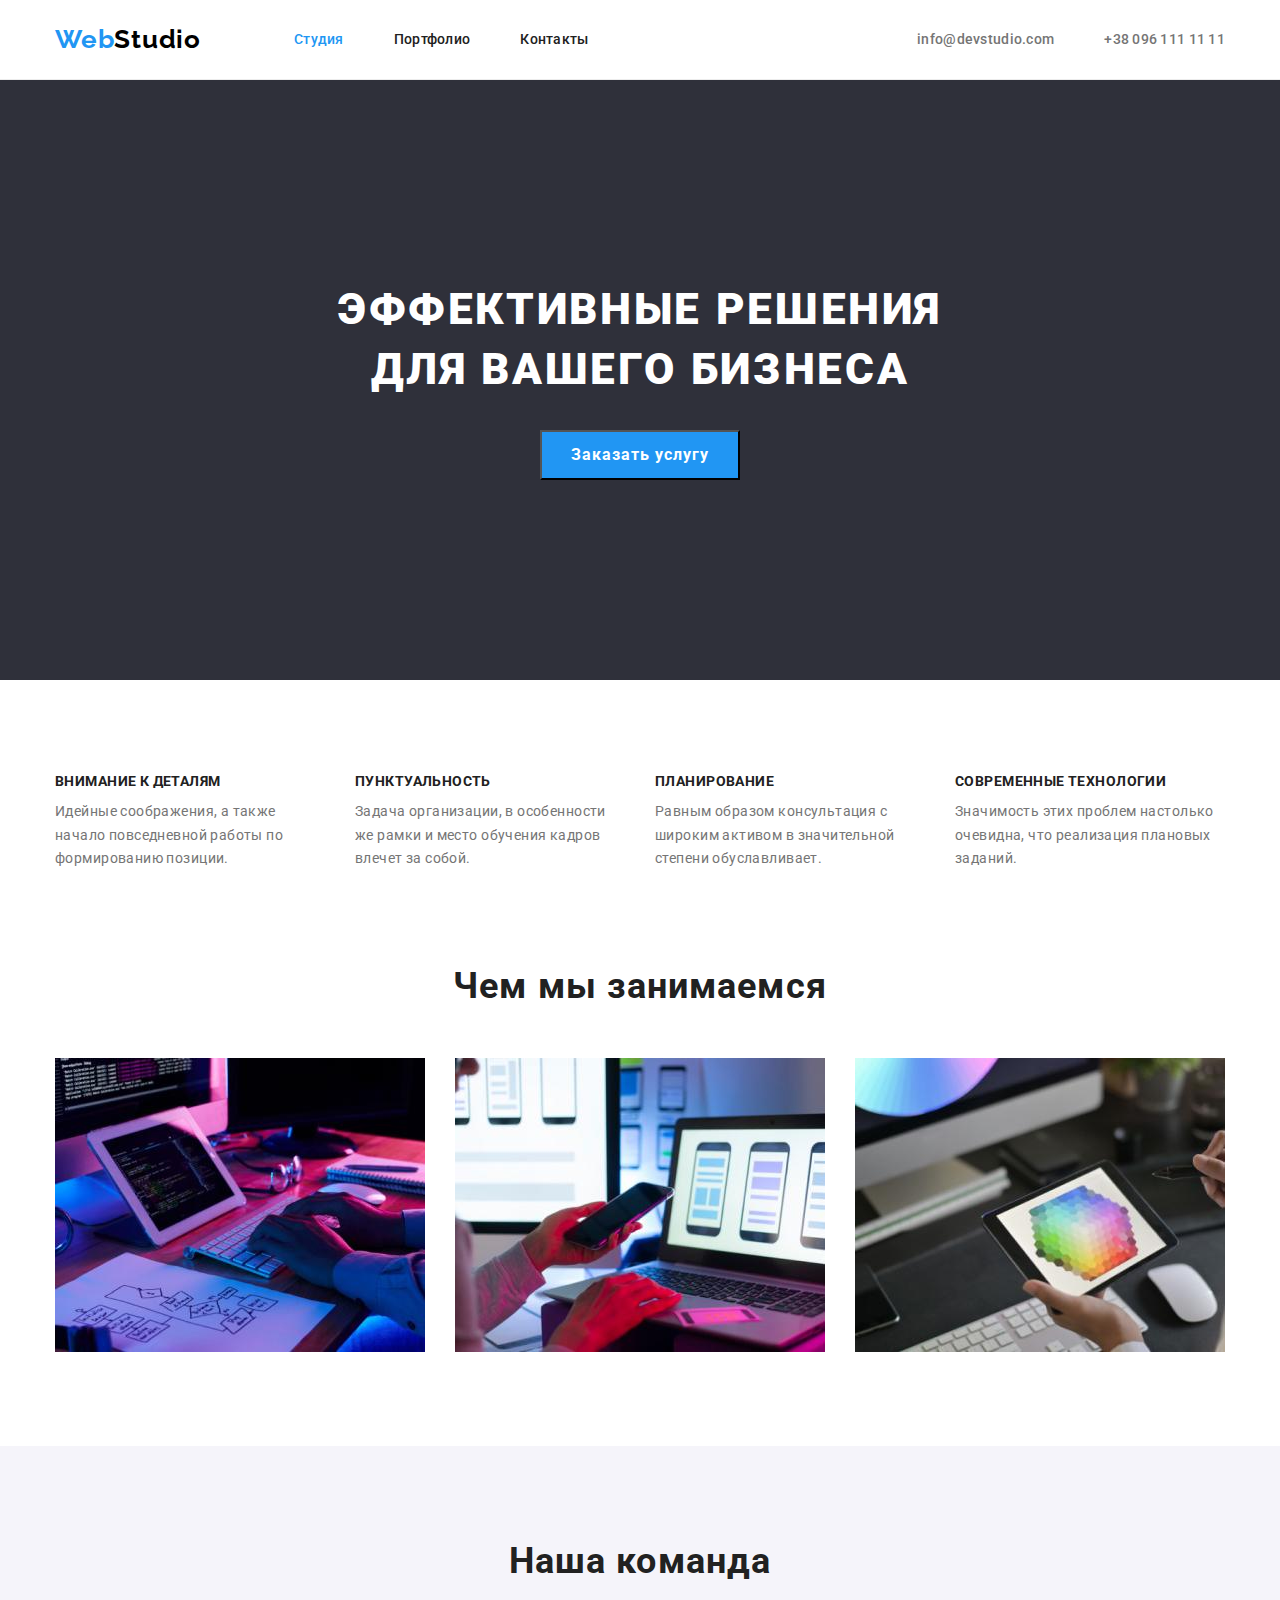
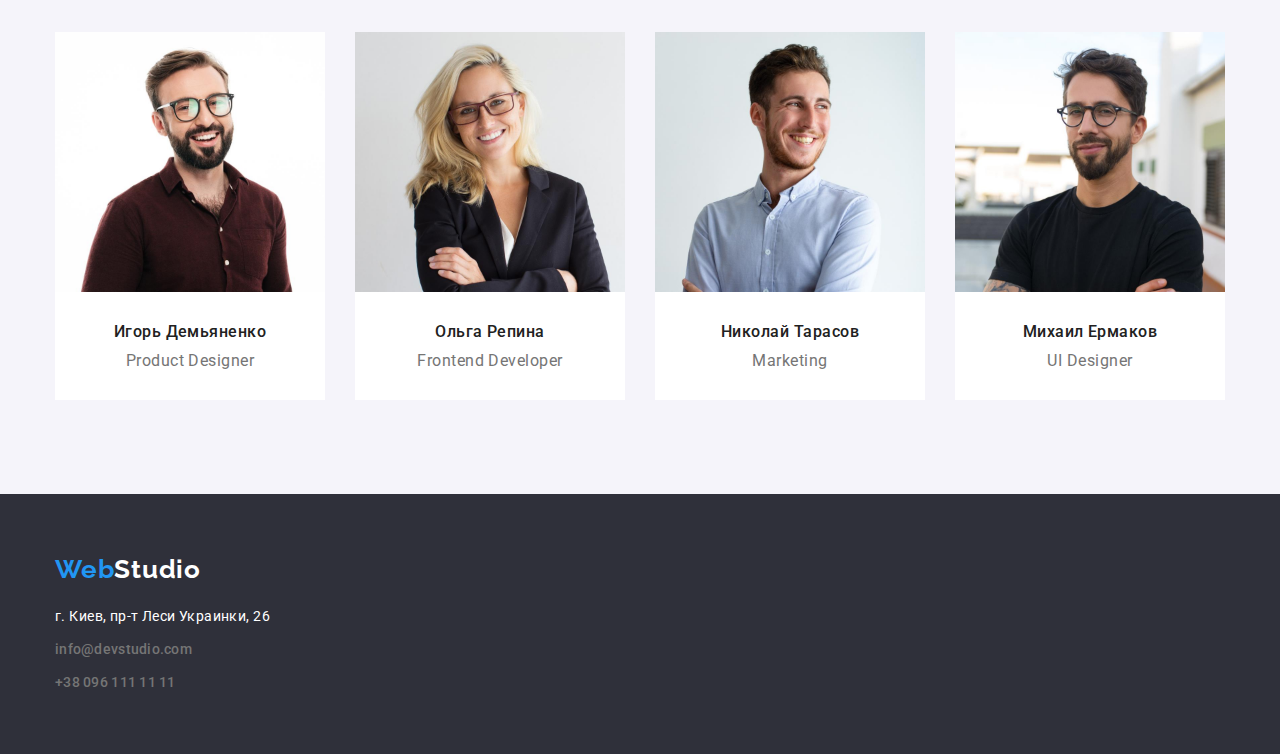
<file: index.html>
<!DOCTYPE html>
<html lang="ru">
  <head>
    <meta charset="UTF-8" />
    <meta http-equiv="X-UA-Compatible" content="IE=edge" />
    <meta name="viewport" content="width=device-width, initial-scale=1.0" />
    <title>Студия</title>
    <link rel="preconnect" href="https://fonts.googleapis.com" />
    <link rel="preconnect" href="https://fonts.gstatic.com" crossorigin />
    <link
      href="https://fonts.googleapis.com/css2?family=Raleway:wght@700&family=Roboto:wght@400;500;700;900&display=swap"
      rel="stylesheet"
    />
    <link rel="stylesheet" href="./css/modern-normalize.css" />
    <link rel="stylesheet" href="./css/styles.css" />
  </head>

  <body>
    <header class="header">
      <div class="container header-container">
        <nav class="nav">
          <a
            href="https://aleksgtd.github.io/goit-markup-hw-03/"
            lang="en"
            class="link logo"
            ><span class="left">Web</span
            ><span class="right-header">Studio</span></a
          >
          <ul class="list site-nav">
            <li class="item site-nav-item">
              <a href="./index.html" class="link site-nav-link current"
                >Студия</a
              >
            </li>
            <li class="item site-nav-item">
              <a href="portfolio.html" class="link site-nav-link">Портфолио</a>
            </li>
            <li class="item site-nav-item">
              <a href="" class="link site-nav-link">Контакты</a>
            </li>
          </ul>
        </nav>

        <ul class="list contacts">
          <li class="item header-contacts-item">
            <a href="mailto:info@devstudio.com" class="link contacts-link"
              >info@devstudio.com</a
            >
          </li>
          <li class="item header-contacts-item">
            <a href="tel:+380961111111" class="link contacts-link"
              >+38 096 111 11 11</a
            >
          </li>
        </ul>
      </div>
    </header>

    <main>
      <section class="hero-section">
        <div class="container hero-section-container">
          <h1 class="hero-section-title">
            Эффективные решения<br />для вашего бизнеса
          </h1>

          <button type="button" class="button order-btn">
            Заказать услугу
          </button>
        </div>
      </section>
      <section class="section features-section">
        <div class="container features-section-container">
          <h2 class="features-title visually-hidden">Особенности</h2>
          <ul class="list features-section-list">
            <li class="item features-section-item">
              <h3 class="features-section-subtitle">Внимание к деталям</h3>
              <p class="features-section-text">
                Идейные соображения, а также начало повседневной работы по
                формированию позиции.
              </p>
            </li>
            <li class="item features-section-item">
              <h3 class="features-section-subtitle">Пунктуальность</h3>
              <p class="features-section-text">
                Задача организации, в особенности же рамки и место обучения
                кадров влечет за собой.
              </p>
            </li>
            <li class="item features-section-item">
              <h3 class="features-section-subtitle">Планирование</h3>
              <p class="features-section-text">
                Равным образом консультация с широким активом в значительной
                степени обуславливает.
              </p>
            </li>
            <li class="item features-section-item">
              <h3 class="features-section-subtitle">Современные технологии</h3>
              <p class="features-section-text">
                Значимость этих проблем настолько очевидна, что реализация
                плановых заданий.
              </p>
            </li>
          </ul>
        </div>
      </section>

      <section class="section activities-section">
        <div class="container">
          <h2 class="activities-section-title">Чем мы занимаемся</h2>
          <ul class="list activities-section-list">
            <li class="item activities-section-item">
              <img src="./images/box1.jpg" alt="руки на клавиатуре" />
            </li>
            <li class="item activities-section-item">
              <img src="./images/box2.jpg" alt="рука держит смартфон" />
            </li>
            <li class="item activities-section-item">
              <img
                src="./images/box3.jpg"
                alt="планшет с разноцветным изображением в руке"
              />
            </li>
          </ul>
        </div>
      </section>

      <section class="section team-section">
        <div class="container">
          <h2 class="team-section-title">Наша команда</h2>
          <ul class="list team-section-list">
            <li class="item team-section-item">
              <img
                src="./images/team-card1.jpg"
                alt="улыбающийся парень в очках"
              />
              <div class="team-section-item-desc">
                <h3 class="team-section-subtitle">Игорь Демьяненко</h3>
                <p lang="en" class="team-section-text">Product Designer</p>
              </div>
            </li>

            <li class="item team-section-item">
              <img
                src="./images/team-card2.jpg"
                alt="улыбающаяся девушка в очках"
              />
              <div class="team-section-item-desc">
                <h3 class="team-section-subtitle">Ольга Репина</h3>
                <p lang="en" class="team-section-text">Frontend Developer</p>
              </div>
            </li>

            <li class="item team-section-item">
              <img
                src="./images/team-card3.jpg"
                alt="улыбающийся парень в рубашке"
              />
              <div class="team-section-item-desc">
                <h3 class="team-section-subtitle">Николай Тарасов</h3>
                <p lang="en" class="team-section-text">Marketing</p>
              </div>
            </li>

            <li class="item team-section-item">
              <img
                src="./images/team-card4.jpg"
                alt="улыбающийся парень в футболке"
              />
              <div class="team-section-item-desc">
                <h3 class="team-section-subtitle">Михаил Ермаков</h3>
                <p lang="en" class="team-section-text">UI Designer</p>
              </div>
            </li>
          </ul>
        </div>
      </section>
    </main>

    <footer class="footer">
      <div class="container">
        <a
          href="https://aleksgtd.github.io/goit-markup-hw-03/"
          lang="en"
          class="link logo footer-logo"
          ><span class="left">Web</span
          ><span class="right-footer">Studio</span></a
        >
        <address class="address">
          <ul class="list">
            <li class="item footer-item">
              <a href="" class="link contacts-physical"
                >г. Киев, пр-т Леси Украинки, 26</a
              >
            </li>
            <li class="item footer-item">
              <a href="mailto:info@devstudio.com" class="link contacts-link"
                >info@devstudio.com</a
              >
            </li>
            <li class="item footer-item">
              <a href="tel:+380961111111" class="link contacts-link"
                >+38 096 111 11 11</a
              >
            </li>
          </ul>
        </address>
      </div>
    </footer>
  </body>
</html>
</file>
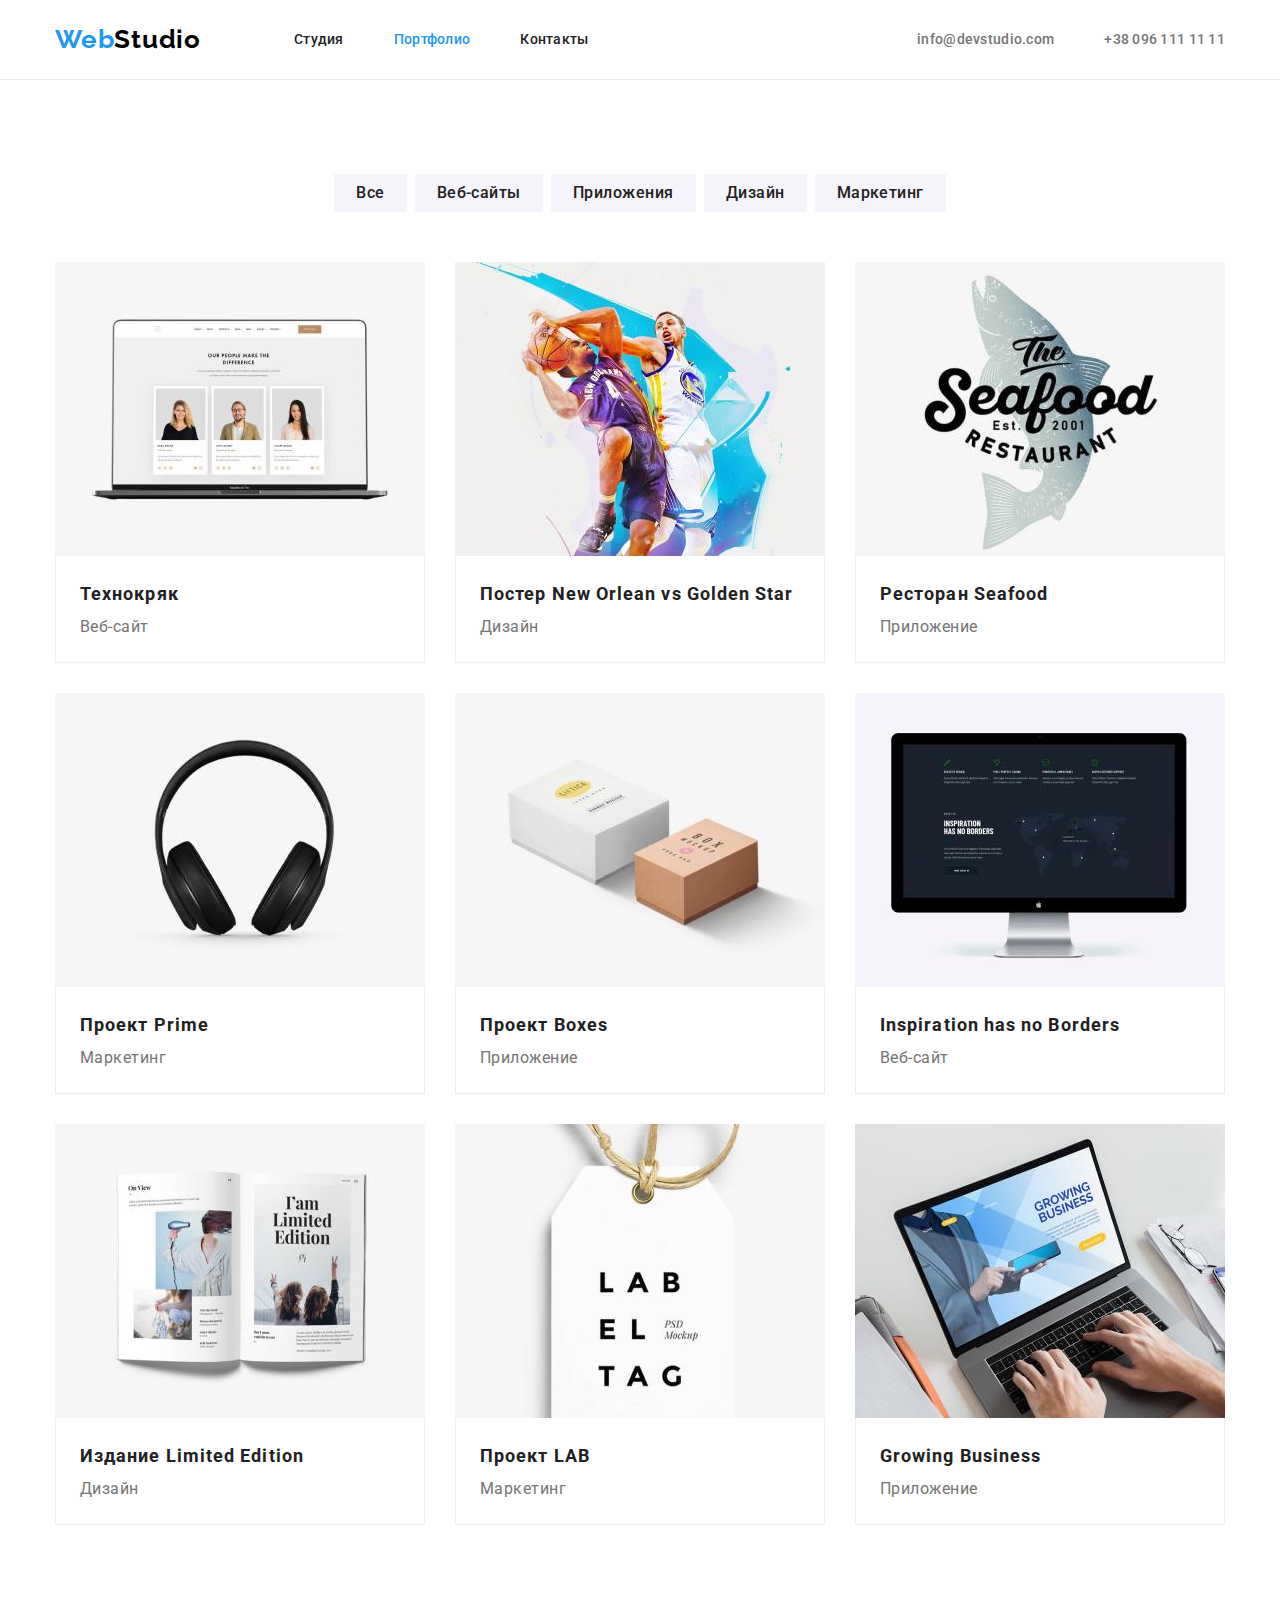
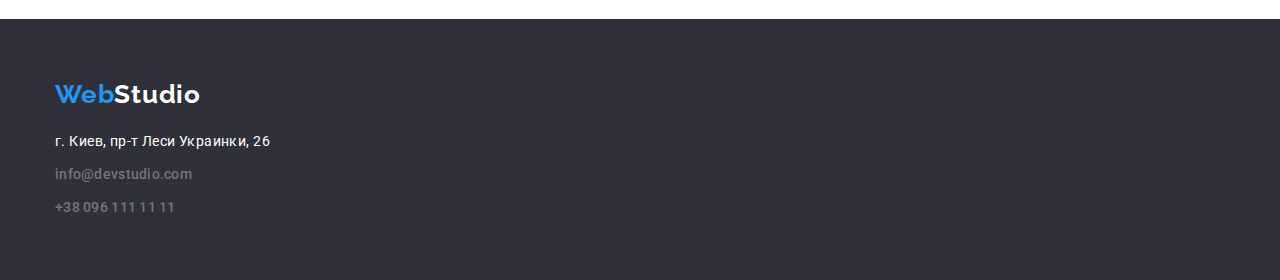
<file: portfolio.html>
<!DOCTYPE html>
<html lang="ru">
  <head>
    <meta charset="UTF-8" />
    <meta http-equiv="X-UA-Compatible" content="IE=edge" />
    <meta name="viewport" content="width=device-width, initial-scale=1.0" />
    <title>Портфолио</title>
    <link rel="preconnect" href="https://fonts.googleapis.com" />
    <link rel="preconnect" href="https://fonts.gstatic.com" crossorigin />
    <link
      href="https://fonts.googleapis.com/css2?family=Raleway:wght@700&family=Roboto:wght@400;500;700;900&display=swap"
      rel="stylesheet"
    />
    <link rel="stylesheet" href="./css/modern-normalize.css" />
    <link rel="stylesheet" href="./css/styles.css" />
  </head>
  <body>
    <header class="header">
      <div class="container header-container">
        <nav class="nav">
          <a
            href="https://aleksgtd.github.io/goit-markup-hw-03/"
            lang="en"
            class="link logo"
            ><span class="left">Web</span
            ><span class="right-header">Studio</span></a
          >
          <ul class="list site-nav">
            <li class="item site-nav-item">
              <a href="./index.html" class="link site-nav-link">Студия</a>
            </li>
            <li class="item site-nav-item">
              <a href="portfolio.html" class="link site-nav-link current"
                >Портфолио</a
              >
            </li>
            <li class="item site-nav-item">
              <a href="" class="link site-nav-link">Контакты</a>
            </li>
          </ul>
        </nav>

        <ul class="list contacts">
          <li class="item header-contacts-item">
            <a href="mailto:info@devstudio.com" class="link contacts-link"
              >info@devstudio.com</a
            >
          </li>
          <li class="item header-contacts-item">
            <a href="tel:+380961111111" class="link contacts-link"
              >+38 096 111 11 11</a
            >
          </li>
        </ul>
      </div>
    </header>

    <main>
      <section class="portfolio section">
        <h1 class="visually-hidden">Портфолио</h1>
        <div class="container">
          <ul class="list portfolio-buttons-list">
            <li class="item portfolio-buttons-list-item">
              <button type="button" class="button portfolio-btn">Все</button>
            </li>
            <li class="item portfolio-buttons-list-item">
              <button type="button" class="button portfolio-btn">
                Веб-сайты
              </button>
            </li>
            <li class="item portfolio-buttons-list-item">
              <button type="button" class="button portfolio-btn">
                Приложения
              </button>
            </li>
            <li class="item portfolio-buttons-list-item">
              <button type="button" class="button portfolio-btn">Дизайн</button>
            </li>
            <li class="item portfolio-buttons-list-item">
              <button type="button" class="button portfolio-btn">
                Маркетинг
              </button>
            </li>
          </ul>

          <ul class="list portfolio-images-list">
            <li class="item portfolio-images-list-item">
              <img
                src="./images-portfolio/img-web-site.jpg"
                alt="ноутбук с открытым сайтом"
              />
              <div class="portfolio-image-desc">
                <h2 class="portfolio-title">Технокряк</h2>
                <p class="portfolio-desc">Веб-сайт</p>
              </div>
            </li>
            <li class="item portfolio-images-list-item">
              <img
                src="./images-portfolio/img-design.jpg"
                alt="постер баскетбольной игры"
              />
              <div class="portfolio-image-desc">
                <h2 class="portfolio-title">
                  Постер <span lang="en">New Orlean vs Golden Star</span>
                </h2>
                <p class="portfolio-desc">Дизайн</p>
              </div>
            </li>
            <li class="item portfolio-images-list-item">
              <img
                src="./images-portfolio/img-seafood.jpg"
                alt="логотип ресторана"
              />
              <div class="portfolio-image-desc">
                <h2 class="portfolio-title">
                  Ресторан <span lang="en">Seafood</span>
                </h2>
                <p class="portfolio-desc">Приложение</p>
              </div>
            </li>
            <li class="item portfolio-images-list-item">
              <img
                src="./images-portfolio/img-project-prime.jpg"
                alt="наушники"
              />
              <div class="portfolio-image-desc">
                <h2 class="portfolio-title">
                  Проект <span lang="en">Prime</span>
                </h2>
                <p class="portfolio-desc">Маркетинг</p>
              </div>
            </li>
            <li class="item portfolio-images-list-item">
              <img
                src="./images-portfolio/img-project-boxes.jpg"
                alt="коробки"
              />
              <div class="portfolio-image-desc">
                <h2 class="portfolio-title">
                  Проект <span lang="en">Boxes</span>
                </h2>
                <p class="portfolio-desc">Приложение</p>
              </div>
            </li>
            <li class="item portfolio-images-list-item">
              <img
                src="./images-portfolio/img-inspiration-no-borders.jpg"
                alt="монитор компьютера"
              />
              <div class="portfolio-image-desc">
                <h2 lang="en" class="portfolio-title">
                  Inspiration has no Borders
                </h2>
                <p class="portfolio-desc">Веб-сайт</p>
              </div>
            </li>
            <li class="item portfolio-images-list-item">
              <img
                src="./images-portfolio/img-limited-edition.jpg"
                alt="открытая книга"
              />
              <div class="portfolio-image-desc">
                <h2 class="portfolio-title">
                  Издание <span lang="en">Limited Edition</span>
                </h2>
                <p class="portfolio-desc">Дизайн</p>
              </div>
            </li>
            <li class="item portfolio-images-list-item">
              <img
                src="./images-portfolio/img-project-lab.jpg"
                alt="бирка с текстом"
              />
              <div class="portfolio-image-desc">
                <h2 class="portfolio-title">
                  Проект <span lang="en">LAB</span>
                </h2>
                <p class="portfolio-desc">Маркетинг</p>
              </div>
            </li>
            <li class="item portfolio-images-list-item">
              <img
                src="./images-portfolio/img-growing-business.jpg"
                alt="открытый ноутбук"
              />
              <div class="portfolio-image-desc">
                <h2 lang="en" class="portfolio-title">Growing Business</h2>
                <p class="portfolio-desc">Приложение</p>
              </div>
            </li>
          </ul>
        </div>
      </section>
    </main>

    <footer class="footer">
      <div class="container">
        <a
          href="https://aleksgtd.github.io/goit-markup-hw-03/"
          lang="en"
          class="link logo footer-logo"
          ><span class="left">Web</span
          ><span class="right-footer">Studio</span></a
        >
        <address class="address">
          <ul class="list">
            <li class="item footer-item">
              <a href="" class="link contacts-physical"
                >г. Киев, пр-т Леси Украинки, 26</a
              >
            </li>
            <li class="item footer-item">
              <a href="mailto:info@devstudio.com" class="link contacts-link"
                >info@devstudio.com</a
              >
            </li>
            <li class="item footer-item">
              <a href="tel:+380961111111" class="link contacts-link"
                >+38 096 111 11 11</a
              >
            </li>
          </ul>
        </address>
      </div>
    </footer>
  </body>
</html>
</file>
<file: css/styles.css>
:root {
  --logo-color-left: #2196f3;
  --logo-color-right-header: #000000;
  --logo-color-right-footer: #ffffff;
  --nav-item-color: #212121;
  --nav-item-focus-color: #2196f3;
  --contacts-color: #757575;
  --primery-title-color: #ffffff;
  --title-color: #212121;
  --focus-color: #2196f3;
  --text-color: #757575;
  --button-color: #212121;
  --button-background-color: #f5f4fa;
  --button-focus-color: #ffffff;
  --button-background-focus-color: #2196f3;
  --background-color-dark: #2f303a;
}

body {
  font-family: "roboto", sans-serif;
}

h1,
h2,
h3,
h4,
h5,
h6,
p,
ul {
  margin: 0 auto;
}

img {
  display: block;
  max-width: 100%;
  height: auto;
}

.list {
  list-style: none;
  padding: 0;
}

.container {
  width: 1200px;
  padding: 0 15px;
  margin: 0 auto;
}

.section {
  padding: 94px 0;
}

.link {
  font-style: inherit;
  text-decoration: none;
}

.site-nav-item:not(:last-child),
.header-contacts-item:not(:last-child) {
  margin: 0 50px 0 0;
}

.logo {
  font-family: Raleway;
  font-weight: 700;
  font-size: 26px;
  line-height: 1.19;
  letter-spacing: 0.03em;
  text-align: center;
  margin: 0 93px 0 0;
}

.left {
  color: var(--logo-color-left);
}

.button {
  font-style: inherit;
  color: var(--button-color);
  background-color: var(--button-background-color);
  cursor: pointer;
}

.button:focus,
.button:hover {
  color: var(--button-focus-color);
  background-color: var(--button-background-focus-color);
}

/*-header-*/

.header {
  height: 80px;
  display: flex;
  align-items: center;
  border-bottom: #ececec;
  border-width: 0 0 1px 0;
  border-style: solid;
}

.header-container,
.nav,
.site-nav,
.contacts {
  display: flex;
}

.header-container,
.nav,
.contacts {
  justify-content: space-between;
  align-items: center;
}

.list.contacts {
  margin: 0;
}

.contacts .item {
  text-align: end;
}

.right-header {
  color: var(--logo-color-right-header);
}

.site-nav-link {
  color: var(--nav-item-color);
  font-weight: 500;
  font-size: 14px;
  line-height: 1.14;
  letter-spacing: 0.02em;
}

.site-nav-link:focus,
.site-nav-link:hover {
  color: var(--nav-item-focus-color);
  font-weight: 500;
  font-size: 14px;
  line-height: 1.14;
  letter-spacing: 0.02em;
}

.site-nav-link.current {
  color: var(--nav-item-focus-color);
  font-weight: 500;
  font-size: 14px;
  line-height: 1.14;
  letter-spacing: 0.02em;
}

.contacts-link {
  color: var(--contacts-color);
  font-weight: 500;
  font-size: 14px;
  line-height: 1.14;
  letter-spacing: 0.02em;
}

.contacts-link:hover,
.contacts-link:focus {
  color: var(--nav-item-focus-color);
  font-weight: 500;
  font-size: 14px;
  line-height: 1.14;
  letter-spacing: 0.02em;
}

.visually-hidden {
  position: absolute;
  width: 1px;
  height: 1px;
  margin: -1px;
  padding: 0;
  overflow: hidden;
  border: 0;
  clip: rect(0 0 0 0);
}

/*-footer-*/

.footer {
  background-color: var(--background-color-dark);
  padding: 60px 0;
}

.footer-logo {
  display: inline-block;
  margin: 0 0 20px 0;
}

.footer-item:not(:last-child) {
  margin-bottom: 9px;
}

.right-footer {
  color: var(--logo-color-right-footer);
}

.address {
  font-style: inherit;
  font-size: 14px;
  line-height: 1.71;
  letter-spacing: 0.03em;
}

.contacts-physical {
  color: #ffffff;
}

/*-studio page-*/

/*-hero-section-*/

.hero-section {
  background-color: var(--background-color-dark);
  padding: 200px 0;
}

.hero-section-container {
  display: flex;
  flex-direction: column;
  align-items: center;
}

.order-btn {
  width: 200px;
  height: 50px;
  margin-top: 30px;
  font-weight: 700;
  font-size: 16px;
  line-height: 1.88;
  text-align: center;
  letter-spacing: 0.06em;
  color: #fff;
  background-color: #2196f3;
}

.hero-section-title {
  color: var(--primery-title-color);
  font-weight: 900;
  font-size: 44px;
  line-height: 1.36;
  text-align: center;
  letter-spacing: 0.06em;
  text-transform: uppercase;
}

.button.order-btn:hover,
.button.order-btn:focus {
  background-color: #188ce8;
}

/*-features-section-*/

.features-section-list {
  display: flex;
  justify-content: space-between;
}

.features-section-item {
  width: 270px;
}

.features-section-item:not(:last-child) {
  margin: 0 30px 0 0;
}

.features-section-subtitle {
  color: var(--title-color);
  font-weight: 700;
  font-size: 14px;
  line-height: 1.14;
  letter-spacing: 0.03em;
  text-transform: uppercase;
}

.features-section-text {
  color: var(--text-color);
  font-size: 14px;
  line-height: 1.71;
  letter-spacing: 0.03em;
  margin: 10px 0 0 0;
}

/*-activities-section-*/

.activities-section {
  padding-top: 0;
}

.activities-section-list {
  display: flex;
  margin-top: 50px;
}

.activities-section-item:not(:last-child) {
  margin-right: 30px;
}

.activities-section-title {
  color: var(--title-color);
  font-weight: 700;
  font-size: 36px;
  line-height: 1.17;
  text-align: center;
  letter-spacing: 0.03em;
}

/*-team-section-*/

.team-section {
  background-color: #f5f4fa;
}

.team-section-list {
  display: flex;
  justify-content: space-between;
  margin-top: 50px;
}

.team-section-item {
  background-color: #ffffff;
}

.team-section-item:not(:last-child) {
  margin-right: 30px;
}

.team-section-title {
  color: var(--title-color);
  font-weight: 700;
  font-size: 36px;
  line-height: 1.17;
  text-align: center;
  letter-spacing: 0.03em;
}

.team-section-subtitle {
  color: var(--title-color);
  font-weight: 500;
  font-size: 16px;
  line-height: 1.19;
  text-align: center;
  letter-spacing: 0.03em;
  margin: 0 0 10px 0;
}

.team-section-text {
  color: var(--text-color);
  font-size: 16px;
  line-height: 1.19;
  text-align: center;
  letter-spacing: 0.03em;
}

.team-section-item-desc {
  padding: 30px 0;
}

/*-portfolio page-*/

.portfolio {
  background-color: #fff;
}

/*-buttons-section-*/
.portfolio-btn {
  font-weight: 500;
  font-size: 16px;
  line-height: 1.63;
  text-align: center;
  letter-spacing: 0.03em;
}

.portfolio-buttons-list {
  display: flex;
  justify-content: center;
  margin-bottom: 50px;
}

.portfolio-buttons-list-item:not(:last-child) {
  margin-right: 8px;
}

.portfolio-btn {
  border-style: none;
  padding: 6px 22px;
}

/*-images-section-*/
.portfolio-title {
  color: var(--title-color);
  font-weight: 700;
  font-size: 18px;
  line-height: 2;
  letter-spacing: 0.06em;
}

.portfolio-desc {
  color: var(--text-color);
  font-size: 16px;
  line-height: 1.88;
  letter-spacing: 0.03em;
}

.portfolio-images-list {
  display: flex;
  flex-wrap: wrap;
  margin-top: -30px;
  margin-right: -30px;
}

.portfolio-images-list-item {
  margin-top: 30px;
  margin-right: 30px;
  flex-basis: calc((100% - 90px) / 3);
}

.portfolio-image-desc {
  padding: 20px 24px;
  border-left: #eeeeee;
  border-bottom: #eeeeee;
  border-right: #eeeeee;
  border-width: 0 1px 1px 1px;
  border-style: solid;
}
</file>
